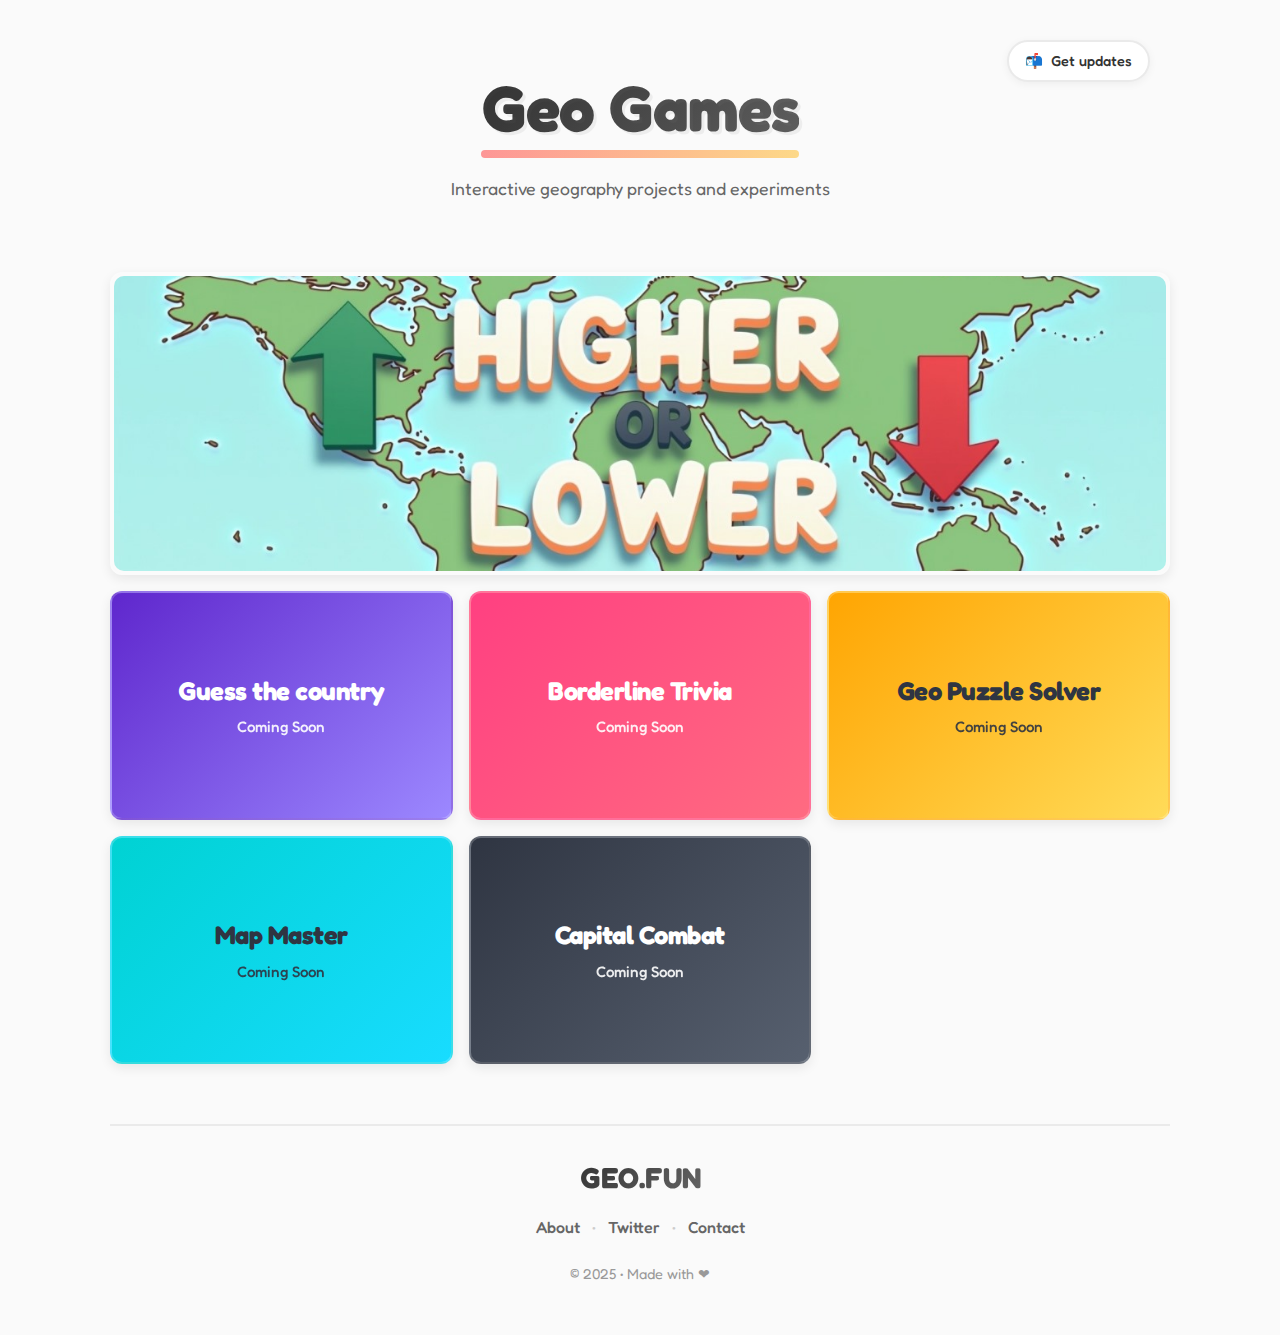
<file: geography-game-with db and confetti/Mainmenu.html>
<!DOCTYPE html>
<html lang="en">

<head>
   <meta charset="UTF-8">
   <meta name="viewport" content="width=device-width, initial-scale=1.0">
   <title>Geo Games</title>
   <link rel="icon" type="image/x-icon" href="/mainMenu/banners/earth-globe.png">
   <link rel="preconnect" href="https://fonts.googleapis.com">
   <link rel="preconnect" href="https://fonts.gstatic.com" crossorigin>
   <link href="https://fonts.googleapis.com/css2?family=Fredoka:wght@400;500;600;700&display=swap" rel="stylesheet">
   <!-- Our stylesheet -->
   <link rel="stylesheet" href="style-menu.css">
</head>

<body>
   <div class="container">
      <header>

         <div class="logo-container">
            <h1 class="site-title">Geo Games</h1>
            <div class="logo-decoration"></div>
         </div>
         <p class="site-subtitle">Interactive geography projects and experiments</p>
         <div class="notification">
            <span>📬</span> Get updates
         </div>
      </header>

      <main>
         <div class="projects-grid">

            <a href="./index.html" class="project-card featured-card">

               <img src="./HigherOrLowerv4.jpg" alt="Geography Game" class="card-image">

            </a>



            <a href="space.html" class="project-card theme-purple">
               <div class="project-content">
                  <h2 class="project-title">Guess the country</h2>
                  <p class="project-subtitle">Coming Soon</p>
               </div>
            </a>

            <a href="word.html" class="project-card theme-pink">
               <!-- To add an image, uncomment and edit this line: -->
               <!-- <img src="your-image.jpg" alt="Word Generator" class="card-image"> -->
               <div class="project-content">
                  <h2 class="project-title">Borderline Trivia</h2>
                  <p class="project-subtitle">Coming Soon</p>
               </div>
            </a>

            <a href="puzzle.html" class="project-card theme-yellow">
               <!-- To add an image, uncomment and edit this line: -->
               <!-- <img src="your-image.jpg" alt="Puzzle Solver" class="card-image"> -->
               <div class="project-content">
                  <h2 class="project-title">Geo Puzzle Solver</h2>
                  <p class="project-subtitle">Coming Soon</p>
               </div>
            </a>

            <a href="color.html" class="project-card theme-teal">
               <!-- To add an image, uncomment and edit this line: -->
               <!-- <img src="your-image.jpg" alt="Color Palette" class="card-image"> -->
               <div class="project-content">
                  <h2 class="project-title">Map Master</h2>
                  <p class="project-subtitle">Coming Soon</p>
               </div>
            </a>

            <a href="time.html" class="project-card theme-dark">
               <!-- To add an image, uncomment and edit this line: -->
               <!-- <img src="your-image.jpg" alt="Time Tracker" class="card-image"> -->
               <div class="project-content">
                  <h2 class="project-title">Capital Combat</h2>
                  <p class="project-subtitle">Coming Soon</p>
               </div>
            </a>

         </div>
      </main>

      <footer>
         <div class="footer-content">
            <div class="footer-logo">GEO.FUN</div>
            <div class="footer-links">
               <a href="about.html">About</a>
               <span class="footer-divider">•</span>
               <a href="https://twitter.com/geofun">Twitter</a>
               <span class="footer-divider">•</span>
               <a href="contact.html">Contact</a>
            </div>
            <div class="footer-copyright">© 2025 • Made with ❤</div>
         </div>
      </footer>
   </div>

   <script src="script-menu.js"></script>
</body>

</html>
</file>
<file: geography-game-with db and confetti/style-menu.css>
/* ===== BASIC SETUP ===== */
* {
   margin: 0;
   padding: 0;
   box-sizing: border-box;
}

body {
   font-family: 'Fredoka', sans-serif;
   background-color: #fafafa;
   color: #333;
   line-height: 1.5;
}

.container {
   max-width: 1100px;
   margin: 0 auto;
   padding: 20px;
}

/* ===== HEADER STYLES ===== */
header {
   text-align: center;
   padding: 40px 0;
   position: relative;
   margin-bottom: 30px;
}

/* Logo styling */
.logo-container {
   position: relative;
   display: inline-block;
   margin-bottom: 10px;
}

.site-title {
   font-size: 4rem;
   padding-bottom: 10px;
   font-weight: 700;
   letter-spacing: -1px;
   background: linear-gradient(135deg, #333 0%, #666 100%);
   -webkit-background-clip: text;
   -webkit-text-fill-color: transparent;
   background-clip: text;
   /* text-fill-color: transparent; */
   position: relative;
   z-index: 2;
   text-shadow: 3px 3px 0px rgba(0, 0, 0, 0.05);
}

/* Animated logo decoration */
.logo-decoration {
   position: absolute;
   width: 100%;
   height: 8px;
   background: linear-gradient(90deg, #ff6b6b, #feca57, #1dd1a1, #5f27cd);
   bottom: 8px;
   left: 0;
   z-index: 1;
   border-radius: 4px;
   opacity: 0.7;
   /* Animation for the decoration */
   background-size: 300% 100%;
   animation: gradient-shift 3s ease infinite;
}

/* Animation for the logo decoration */
@keyframes gradient-shift {
   0% { background-position: 0% 50%; }
   50% { background-position: 100% 50%; }
   100% { background-position: 0% 50%; }
}

.site-subtitle {
   font-size: 1.1rem;
   color: #666;
   font-weight: 400;
   max-width: 500px;
   margin: 0 auto;
}

.notification {
   position: absolute;
   top: 20px;
   right: 20px;
   background-color: #fff;
   border: 2px solid #eaeaea;
   padding: 8px 16px;
   border-radius: 50px;
   font-size: 0.9rem;
   font-weight: 500;
   cursor: pointer;
   display: flex;
   align-items: center;
   gap: 8px;
   transition: all 0.3s;
   box-shadow: 0 2px 8px rgba(0, 0, 0, 0.05);
}

.notification:hover {
   background-color: #f5f5f5;
   transform: translateY(-2px);
}

/* ===== PROJECT GRID ===== */
.projects-grid {
   display: grid;
   grid-template-columns: repeat(3, 1fr);
   gap: 16px;
}

/* Card styling */
.project-card {
   aspect-ratio: 3/2;
   border-radius: 12px;
   overflow: hidden;
   position: relative;
   cursor: pointer;
   transition: transform 0.3s, box-shadow 0.3s;
   display: flex;
   align-items: center;
   justify-content: center;
   text-decoration: none;
   color: inherit;
   box-shadow: 0 4px 12px rgba(0, 0, 0, 0.08);
   border: 2px solid rgba(255, 255, 255, 0.2);
}

/* Featured card (Geography Higher or Lower) */
.featured-card {
   grid-column: span 3;
   aspect-ratio: 3.5/1;
}

.featured-icons {
   display: flex;
   justify-content: center;
   gap: 16px;
   margin-top: 16px;
   font-size: 1.6rem;
}

/* Card hover effects */
.project-card:hover {
   transform: translateY(-5px);
   box-shadow: 0 8px 24px rgba(0, 0, 0, 0.12);
   z-index: 1;
   border-color: rgba(255, 255, 255, 0.4);
}

/* Card content */
.project-content {
   text-align: center;
   padding: 16px;
   z-index: 2;
   width: 100%;
}

.project-title {
   font-size: 1.6rem;
   font-weight: 700;
   margin-bottom: 6px;
   letter-spacing: -0.5px;
}

.featured-card .project-title {
   font-size: 2.2rem;
}

.project-subtitle {
   font-size: 0.95rem;
   opacity: 0.9;
   font-weight: 500;
}

.card-image {
   position: absolute;
   top: 0;
   left: 0;
   width: 100%;
   height: 100%;
   object-fit: cover;
   z-index: 1;
   border: 2px solid rgb(255, 255, 255, 0.3) !important;
   border-radius: 12px !important;
}


.theme-blue {
   background: linear-gradient(135deg, #1e90ff 0%, #70a1ff 100%);
   color: white;
}

.theme-green {
   background: linear-gradient(135deg, #2ed573 0%, #7bed9f 100%);
   color: #2f3542;
}

.theme-yellow {
   background: linear-gradient(135deg, #ffa502 0%, #ffdb58 100%);
   color: #2f3542;
}

.theme-purple {
   background: linear-gradient(135deg, #5f27cd 0%, #9c88ff 100%);
   color: white;
}

.theme-pink {
   background: linear-gradient(135deg, #ff4081 0%, #ff6b81 100%);
   color: white;
}

.theme-teal {
   background: linear-gradient(135deg, #00d2d3 0%, #18dcff 100%);
   color: #2f3542;
}

.theme-orange {
   background: linear-gradient(135deg, #ff7f50 0%, #ffbe76 100%);
   color: white;
}

.theme-dark {
   background: linear-gradient(135deg, #2f3542 0%, #57606f 100%);
   color: white;
}

.theme-gradient-1 {
   background: linear-gradient(135deg, #ff9a9e 0%, #fad0c4 100%);
   color: #5d4037;
}

/* ===== FOOTER STYLES ===== */
footer {
   margin-top: 60px;
   padding: 30px 0;
   border-top: 2px solid #eaeaea;
}

.footer-content {
   display: flex;
   flex-direction: column;
   align-items: center;
   gap: 16px;
}

.footer-logo {
   font-size: 1.8rem;
   font-weight: 700;
   background: linear-gradient(135deg, #333 0%, #666 100%);
   -webkit-background-clip: text;
   -webkit-text-fill-color: transparent;
   background-clip: text;
   /* text-fill-color: transparent; */
}

.footer-links {
   display: flex;
   align-items: center;
   gap: 12px;
}

.footer-links a {
   color: #666;
   text-decoration: none;
   font-weight: 500;
   transition: color 0.2s;
}

.footer-links a:hover {
   color: #333;
}

.footer-divider {
   color: #ccc;
}

.footer-copyright {
   color: #999;
   font-size: 0.9rem;
   margin-top: 8px;
}

/* ===== RESPONSIVE STYLES ===== */
/* For tablets */
@media (max-width: 900px) {
   .projects-grid {
       grid-template-columns: repeat(2, 1fr);
   }
   
   .featured-card {
       grid-column: span 2;
   }
   
   .site-title {
       font-size: 3.5rem;
   }
   
   .notification {
       top: 10px;
       right: 10px;
   }
}

/* For mobile phones */
@media (max-width: 600px) {
   .projects-grid {
       grid-template-columns: repeat(2, 1fr);
       gap: 12px;
   }
   
   .featured-card {
       grid-column: span 2;
       aspect-ratio: 16/9;
   }
   
   .site-title {
       font-size: 2.8rem;
   }
   
   .project-title {
       font-size: 1.4rem;
   }
   
   .featured-card .project-title {
       font-size: 1.8rem;
   }
   
   .notification {
       position: relative;
       top: auto;
       right: auto;
       margin: 20px auto 0;
       display: inline-flex;
   }
   
   header {
       padding: 20px 0;
   }
   
   .footer-links {
       flex-direction: column;
       gap: 8px;
   }
   
   .footer-divider {
       display: none;
   }
}

/* For very small screens */
@media (max-width: 400px) {
   .projects-grid {
       grid-template-columns: 1fr;
   }
   
   .featured-card {
       grid-column: span 1;
   }
}
</file>
